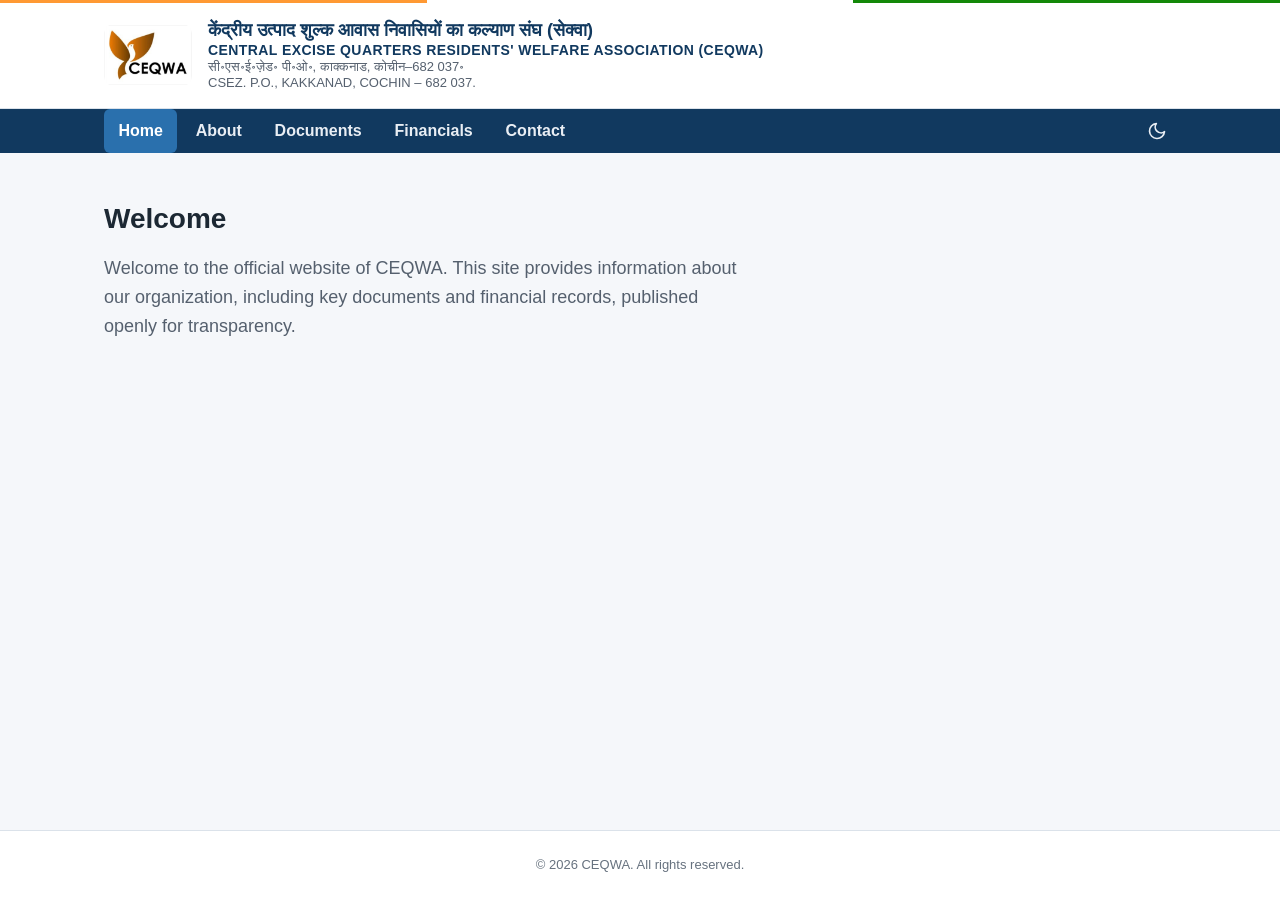
<file: index.html>
<!DOCTYPE html>
<html lang="en" class="no-js">
<head>
  <meta charset="UTF-8">
  <meta name="viewport" content="width=device-width, initial-scale=1.0">
  <title>CEQWA | Home</title>
  <script>
    document.documentElement.classList.replace('no-js', 'js');
    (function(){try{var t=localStorage.getItem('theme');if(!t){t=window.matchMedia('(prefers-color-scheme: dark)').matches?'dark':'light';}document.documentElement.setAttribute('data-theme',t);}catch(e){}})();
  </script>
  <meta name="description" content="The official CEQWA website for organization information, documents, and published financial records.">
  <link rel="icon" href="images/ceqwa-logo.jpg" type="image/jpeg">
  <link rel="stylesheet" href="css/style.css">
</head>
<body>
  <a class="skip-link" href="#main">Skip to content</a>
  <div class="tricolor-strip" aria-hidden="true"><span class="saffron"></span><span class="white"></span><span class="green"></span></div>

  <header class="site-header">
    <div class="container header-inner">
      <div class="brand">
        <span class="brand-logo" role="img" aria-label="CEQWA logo"></span>
        <span class="brand-text">
          <span class="brand-title-hi" lang="hi">केंद्रीय उत्पाद शुल्क आवास निवासियों का कल्याण संघ (सेक्वा)</span>
          <span class="brand-title-en">CENTRAL EXCISE QUARTERS RESIDENTS' WELFARE ASSOCIATION (CEQWA)</span>
          <span class="brand-addr-hi" lang="hi">सी॰एस॰ई॰ज़ेड॰ पी॰ओ॰, काक्कनाड, कोचीन–682 037॰</span>
          <span class="brand-addr-en">CSEZ. P.O., KAKKANAD, COCHIN – 682 037.</span>
        </span>
      </div>
    </div>
  </header>

  <nav class="site-nav" aria-label="Primary">
    <div class="container nav-inner">
      <button class="nav-toggle" id="nav-toggle" type="button" aria-expanded="false" aria-controls="primary-nav">
        <svg viewBox="0 0 24 24" width="18" height="18" fill="none" stroke="currentColor" stroke-width="2" stroke-linecap="round" aria-hidden="true"><path d="M3 6h18M3 12h18M3 18h18"></path></svg>
        Menu
      </button>
      <ul class="nav-list" id="primary-nav">
        <li><a class="nav-link active" aria-current="page" href="index.html">Home</a></li>
        <li><a class="nav-link" href="about.html">About</a></li>
        <li><a class="nav-link" href="documents.html">Documents</a></li>
        <li><a class="nav-link" href="financials.html">Financials</a></li>
        <li><a class="nav-link" href="contact.html">Contact</a></li>
      </ul>
      <button class="theme-toggle" id="theme-toggle" type="button" aria-label="Switch to dark theme" aria-pressed="false">
        <svg class="icon-sun" viewBox="0 0 24 24" width="20" height="20" fill="none" stroke="currentColor" stroke-width="2" stroke-linecap="round" stroke-linejoin="round" aria-hidden="true"><circle cx="12" cy="12" r="4"></circle><path d="M12 2v2M12 20v2M4.93 4.93l1.41 1.41M17.66 17.66l1.41 1.41M2 12h2M20 12h2M4.93 19.07l1.41-1.41M17.66 6.34l1.41-1.41"></path></svg>
        <svg class="icon-moon" viewBox="0 0 24 24" width="20" height="20" fill="none" stroke="currentColor" stroke-width="2" stroke-linecap="round" stroke-linejoin="round" aria-hidden="true"><path d="M21 12.79A9 9 0 1 1 11.21 3 7 7 0 0 0 21 12.79z"></path></svg>
      </button>
    </div>
  </nav>

  <main id="main">
    <div class="container">
    <section class="section">
      <h1 class="page-title">Welcome</h1>
      <p class="lead">Welcome to the official website of CEQWA. This site provides information about our organization, including key documents and financial records, published openly for transparency.</p>
    </section>
    </div>
  </main>

  <footer class="site-footer">
    <div class="container">
      <div class="footer-bottom">
        <p>&copy; <span id="year"></span> CEQWA. All rights reserved.</p>
      </div>
    </div>
  </footer>

  <script src="js/main.js"></script>
</body>
</html>
</file>
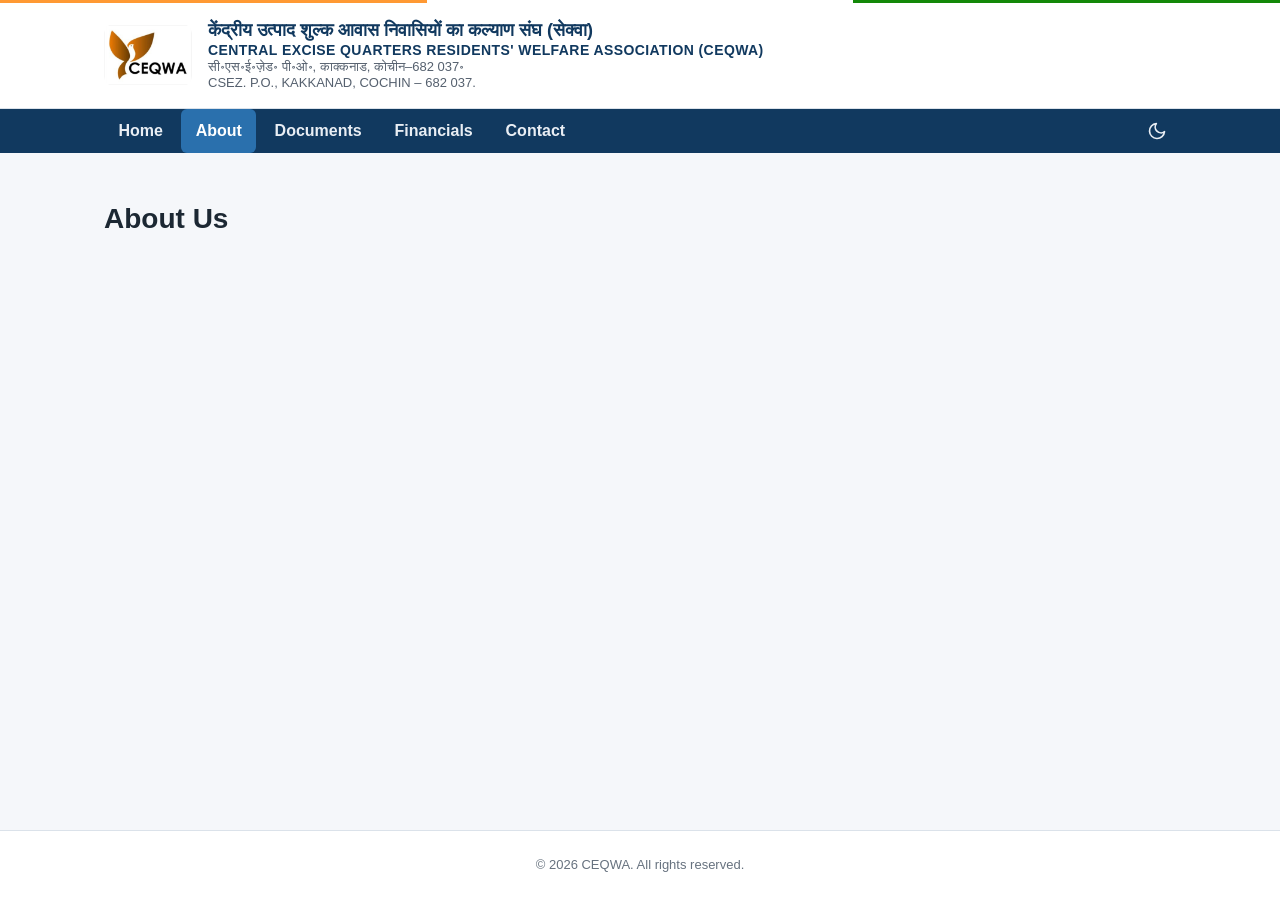
<file: about.html>
<!DOCTYPE html>
<html lang="en" class="no-js">
<head>
  <meta charset="UTF-8">
  <meta name="viewport" content="width=device-width, initial-scale=1.0">
  <title>CEQWA | About</title>
  <script>
    document.documentElement.classList.replace('no-js', 'js');
    (function(){try{var t=localStorage.getItem('theme');if(!t){t=window.matchMedia('(prefers-color-scheme: dark)').matches?'dark':'light';}document.documentElement.setAttribute('data-theme',t);}catch(e){}})();
  </script>
  <meta name="description" content="Learn about CEQWA, the Central Excise Quarters Residents' Welfare Association in CSEZ, Kakkanad, Cochin.">
  <link rel="icon" href="images/ceqwa-logo.jpg" type="image/jpeg">
  <link rel="stylesheet" href="css/style.css">
</head>
<body>
  <a class="skip-link" href="#main">Skip to content</a>
  <div class="tricolor-strip" aria-hidden="true"><span class="saffron"></span><span class="white"></span><span class="green"></span></div>

  <header class="site-header">
    <div class="container header-inner">
      <div class="brand">
        <span class="brand-logo" role="img" aria-label="CEQWA logo"></span>
        <span class="brand-text">
          <span class="brand-title-hi" lang="hi">केंद्रीय उत्पाद शुल्क आवास निवासियों का कल्याण संघ (सेक्वा)</span>
          <span class="brand-title-en">CENTRAL EXCISE QUARTERS RESIDENTS' WELFARE ASSOCIATION (CEQWA)</span>
          <span class="brand-addr-hi" lang="hi">सी॰एस॰ई॰ज़ेड॰ पी॰ओ॰, काक्कनाड, कोचीन–682 037॰</span>
          <span class="brand-addr-en">CSEZ. P.O., KAKKANAD, COCHIN – 682 037.</span>
        </span>
      </div>
    </div>
  </header>

  <nav class="site-nav" aria-label="Primary">
    <div class="container nav-inner">
      <button class="nav-toggle" id="nav-toggle" type="button" aria-expanded="false" aria-controls="primary-nav">
        <svg viewBox="0 0 24 24" width="18" height="18" fill="none" stroke="currentColor" stroke-width="2" stroke-linecap="round" aria-hidden="true"><path d="M3 6h18M3 12h18M3 18h18"></path></svg>
        Menu
      </button>
      <ul class="nav-list" id="primary-nav">
        <li><a class="nav-link" href="index.html">Home</a></li>
        <li><a class="nav-link active" aria-current="page" href="about.html">About</a></li>
        <li><a class="nav-link" href="documents.html">Documents</a></li>
        <li><a class="nav-link" href="financials.html">Financials</a></li>
        <li><a class="nav-link" href="contact.html">Contact</a></li>
      </ul>
      <button class="theme-toggle" id="theme-toggle" type="button" aria-label="Switch to dark theme" aria-pressed="false">
        <svg class="icon-sun" viewBox="0 0 24 24" width="20" height="20" fill="none" stroke="currentColor" stroke-width="2" stroke-linecap="round" stroke-linejoin="round" aria-hidden="true"><circle cx="12" cy="12" r="4"></circle><path d="M12 2v2M12 20v2M4.93 4.93l1.41 1.41M17.66 17.66l1.41 1.41M2 12h2M20 12h2M4.93 19.07l1.41-1.41M17.66 6.34l1.41-1.41"></path></svg>
        <svg class="icon-moon" viewBox="0 0 24 24" width="20" height="20" fill="none" stroke="currentColor" stroke-width="2" stroke-linecap="round" stroke-linejoin="round" aria-hidden="true"><path d="M21 12.79A9 9 0 1 1 11.21 3 7 7 0 0 0 21 12.79z"></path></svg>
      </button>
    </div>
  </nav>

  <main id="main">
    <div class="container">
    <section class="section">
      <h1 class="page-title">About Us</h1>
    </section>    </div>
  </main>

  <footer class="site-footer">
    <div class="container">
      <div class="footer-bottom">
        <p>&copy; <span id="year"></span> CEQWA. All rights reserved.</p>
      </div>
    </div>
  </footer>

  <script src="js/main.js"></script>
</body>
</html>
</file>
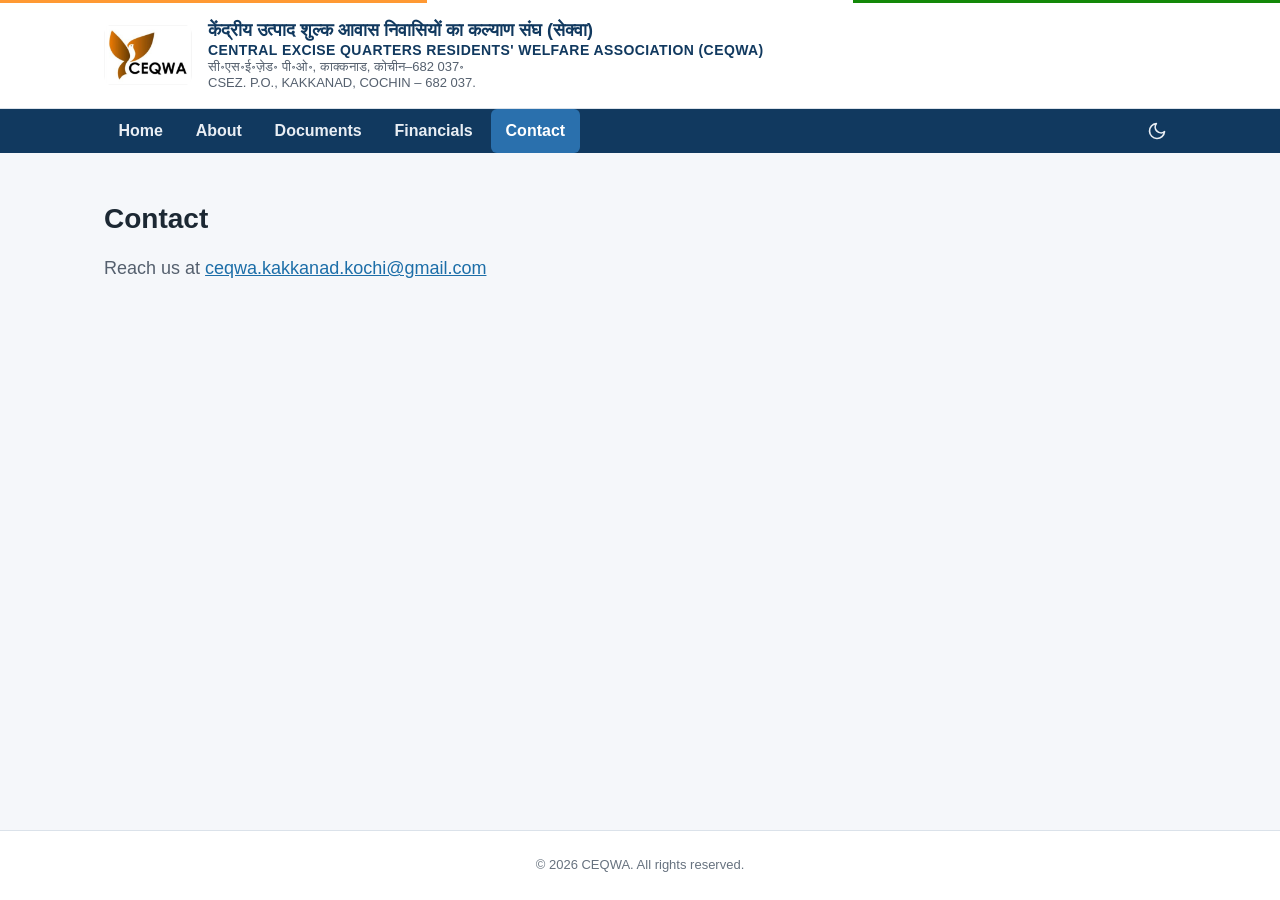
<file: contact.html>
<!DOCTYPE html>
<html lang="en" class="no-js">
<head>
  <meta charset="UTF-8">
  <meta name="viewport" content="width=device-width, initial-scale=1.0">
  <title>CEQWA | Contact</title>
  <script>
    document.documentElement.classList.replace('no-js', 'js');
    (function(){try{var t=localStorage.getItem('theme');if(!t){t=window.matchMedia('(prefers-color-scheme: dark)').matches?'dark':'light';}document.documentElement.setAttribute('data-theme',t);}catch(e){}})();
  </script>
  <meta name="description" content="Contact CEQWA, the Central Excise Quarters Residents' Welfare Association in Kakkanad, Cochin.">
  <link rel="icon" href="images/ceqwa-logo.jpg" type="image/jpeg">
  <link rel="stylesheet" href="css/style.css">
</head>
<body>
  <a class="skip-link" href="#main">Skip to content</a>
  <div class="tricolor-strip" aria-hidden="true"><span class="saffron"></span><span class="white"></span><span class="green"></span></div>

  <header class="site-header">
    <div class="container header-inner">
      <div class="brand">
        <span class="brand-logo" role="img" aria-label="CEQWA logo"></span>
        <span class="brand-text">
          <span class="brand-title-hi" lang="hi">केंद्रीय उत्पाद शुल्क आवास निवासियों का कल्याण संघ (सेक्वा)</span>
          <span class="brand-title-en">CENTRAL EXCISE QUARTERS RESIDENTS' WELFARE ASSOCIATION (CEQWA)</span>
          <span class="brand-addr-hi" lang="hi">सी॰एस॰ई॰ज़ेड॰ पी॰ओ॰, काक्कनाड, कोचीन–682 037॰</span>
          <span class="brand-addr-en">CSEZ. P.O., KAKKANAD, COCHIN – 682 037.</span>
        </span>
      </div>
    </div>
  </header>

  <nav class="site-nav" aria-label="Primary">
    <div class="container nav-inner">
      <button class="nav-toggle" id="nav-toggle" type="button" aria-expanded="false" aria-controls="primary-nav">
        <svg viewBox="0 0 24 24" width="18" height="18" fill="none" stroke="currentColor" stroke-width="2" stroke-linecap="round" aria-hidden="true"><path d="M3 6h18M3 12h18M3 18h18"></path></svg>
        Menu
      </button>
      <ul class="nav-list" id="primary-nav">
        <li><a class="nav-link" href="index.html">Home</a></li>
        <li><a class="nav-link" href="about.html">About</a></li>
        <li><a class="nav-link" href="documents.html">Documents</a></li>
        <li><a class="nav-link" href="financials.html">Financials</a></li>
        <li><a class="nav-link active" aria-current="page" href="contact.html">Contact</a></li>
      </ul>
      <button class="theme-toggle" id="theme-toggle" type="button" aria-label="Switch to dark theme" aria-pressed="false">
        <svg class="icon-sun" viewBox="0 0 24 24" width="20" height="20" fill="none" stroke="currentColor" stroke-width="2" stroke-linecap="round" stroke-linejoin="round" aria-hidden="true"><circle cx="12" cy="12" r="4"></circle><path d="M12 2v2M12 20v2M4.93 4.93l1.41 1.41M17.66 17.66l1.41 1.41M2 12h2M20 12h2M4.93 19.07l1.41-1.41M17.66 6.34l1.41-1.41"></path></svg>
        <svg class="icon-moon" viewBox="0 0 24 24" width="20" height="20" fill="none" stroke="currentColor" stroke-width="2" stroke-linecap="round" stroke-linejoin="round" aria-hidden="true"><path d="M21 12.79A9 9 0 1 1 11.21 3 7 7 0 0 0 21 12.79z"></path></svg>
      </button>
    </div>
  </nav>

  <main id="main">
    <div class="container">
    <section class="section">
      <h1 class="page-title">Contact</h1>
      <p class="lead">Reach us at <a href="mailto:ceqwa.kakkanad.kochi@gmail.com">ceqwa.kakkanad.kochi@gmail.com</a></p>
    </section>    </div>
  </main>

  <footer class="site-footer">
    <div class="container">
      <div class="footer-bottom">
        <p>&copy; <span id="year"></span> CEQWA. All rights reserved.</p>
      </div>
    </div>
  </footer>

  <script src="js/main.js"></script>
</body>
</html>
</file>
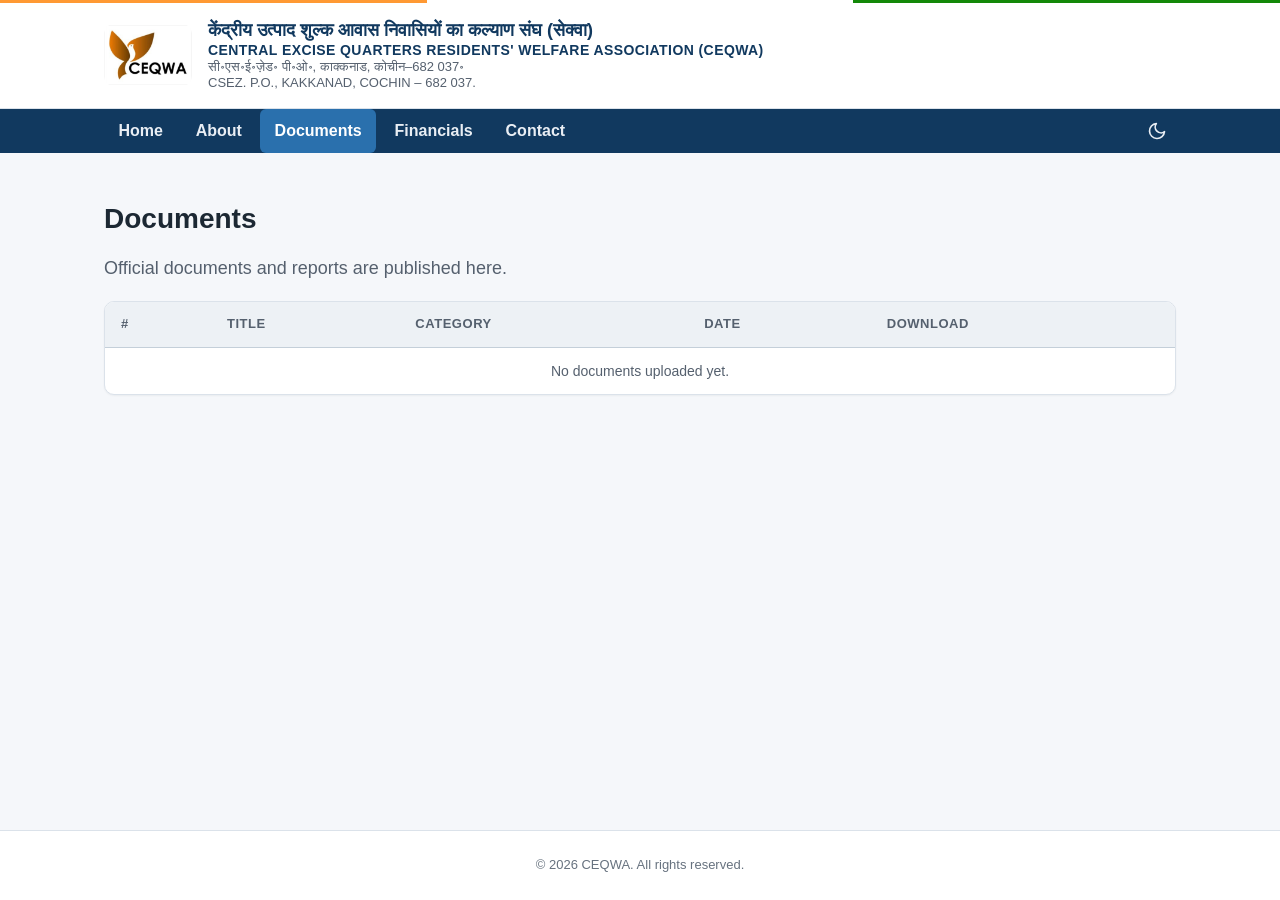
<file: documents.html>
<!DOCTYPE html>
<html lang="en" class="no-js">
<head>
  <meta charset="UTF-8">
  <meta name="viewport" content="width=device-width, initial-scale=1.0">
  <title>CEQWA | Documents</title>
  <script>
    document.documentElement.classList.replace('no-js', 'js');
    (function(){try{var t=localStorage.getItem('theme');if(!t){t=window.matchMedia('(prefers-color-scheme: dark)').matches?'dark':'light';}document.documentElement.setAttribute('data-theme',t);}catch(e){}})();
  </script>
  <meta name="description" content="Official CEQWA documents and reports published for residents and the public.">
  <link rel="icon" href="images/ceqwa-logo.jpg" type="image/jpeg">
  <link rel="stylesheet" href="css/style.css">
</head>
<body>
  <a class="skip-link" href="#main">Skip to content</a>
  <div class="tricolor-strip" aria-hidden="true"><span class="saffron"></span><span class="white"></span><span class="green"></span></div>

  <header class="site-header">
    <div class="container header-inner">
      <div class="brand">
        <span class="brand-logo" role="img" aria-label="CEQWA logo"></span>
        <span class="brand-text">
          <span class="brand-title-hi" lang="hi">केंद्रीय उत्पाद शुल्क आवास निवासियों का कल्याण संघ (सेक्वा)</span>
          <span class="brand-title-en">CENTRAL EXCISE QUARTERS RESIDENTS' WELFARE ASSOCIATION (CEQWA)</span>
          <span class="brand-addr-hi" lang="hi">सी॰एस॰ई॰ज़ेड॰ पी॰ओ॰, काक्कनाड, कोचीन–682 037॰</span>
          <span class="brand-addr-en">CSEZ. P.O., KAKKANAD, COCHIN – 682 037.</span>
        </span>
      </div>
    </div>
  </header>

  <nav class="site-nav" aria-label="Primary">
    <div class="container nav-inner">
      <button class="nav-toggle" id="nav-toggle" type="button" aria-expanded="false" aria-controls="primary-nav">
        <svg viewBox="0 0 24 24" width="18" height="18" fill="none" stroke="currentColor" stroke-width="2" stroke-linecap="round" aria-hidden="true"><path d="M3 6h18M3 12h18M3 18h18"></path></svg>
        Menu
      </button>
      <ul class="nav-list" id="primary-nav">
        <li><a class="nav-link" href="index.html">Home</a></li>
        <li><a class="nav-link" href="about.html">About</a></li>
        <li><a class="nav-link active" aria-current="page" href="documents.html">Documents</a></li>
        <li><a class="nav-link" href="financials.html">Financials</a></li>
        <li><a class="nav-link" href="contact.html">Contact</a></li>
      </ul>
      <button class="theme-toggle" id="theme-toggle" type="button" aria-label="Switch to dark theme" aria-pressed="false">
        <svg class="icon-sun" viewBox="0 0 24 24" width="20" height="20" fill="none" stroke="currentColor" stroke-width="2" stroke-linecap="round" stroke-linejoin="round" aria-hidden="true"><circle cx="12" cy="12" r="4"></circle><path d="M12 2v2M12 20v2M4.93 4.93l1.41 1.41M17.66 17.66l1.41 1.41M2 12h2M20 12h2M4.93 19.07l1.41-1.41M17.66 6.34l1.41-1.41"></path></svg>
        <svg class="icon-moon" viewBox="0 0 24 24" width="20" height="20" fill="none" stroke="currentColor" stroke-width="2" stroke-linecap="round" stroke-linejoin="round" aria-hidden="true"><path d="M21 12.79A9 9 0 1 1 11.21 3 7 7 0 0 0 21 12.79z"></path></svg>
      </button>
    </div>
  </nav>

  <main id="main">
    <div class="container">
    <section class="section">
      <h1 class="page-title">Documents</h1>
      <p class="lead">Official documents and reports are published here.</p>
      <noscript><p class="state-message">JavaScript is disabled. No official documents have been uploaded yet.</p></noscript>
      <div class="panel">
        <div class="table-scroll">
          <table id="documents-table" class="data-table">
            <thead>
              <tr><th>#</th><th>Title</th><th>Category</th><th>Date</th><th>Download</th></tr>
            </thead>
            <tbody>
              <tr class="state-row"><td colspan="5" class="state-message">Loading documents&hellip;</td></tr>
            </tbody>
          </table>
        </div>
      </div>
    </section>    </div>
  </main>

  <footer class="site-footer">
    <div class="container">
      <div class="footer-bottom">
        <p>&copy; <span id="year"></span> CEQWA. All rights reserved.</p>
      </div>
    </div>
  </footer>

  <script src="js/main.js"></script>
  <script src="js/tables.js"></script>
</body>
</html>
</file>
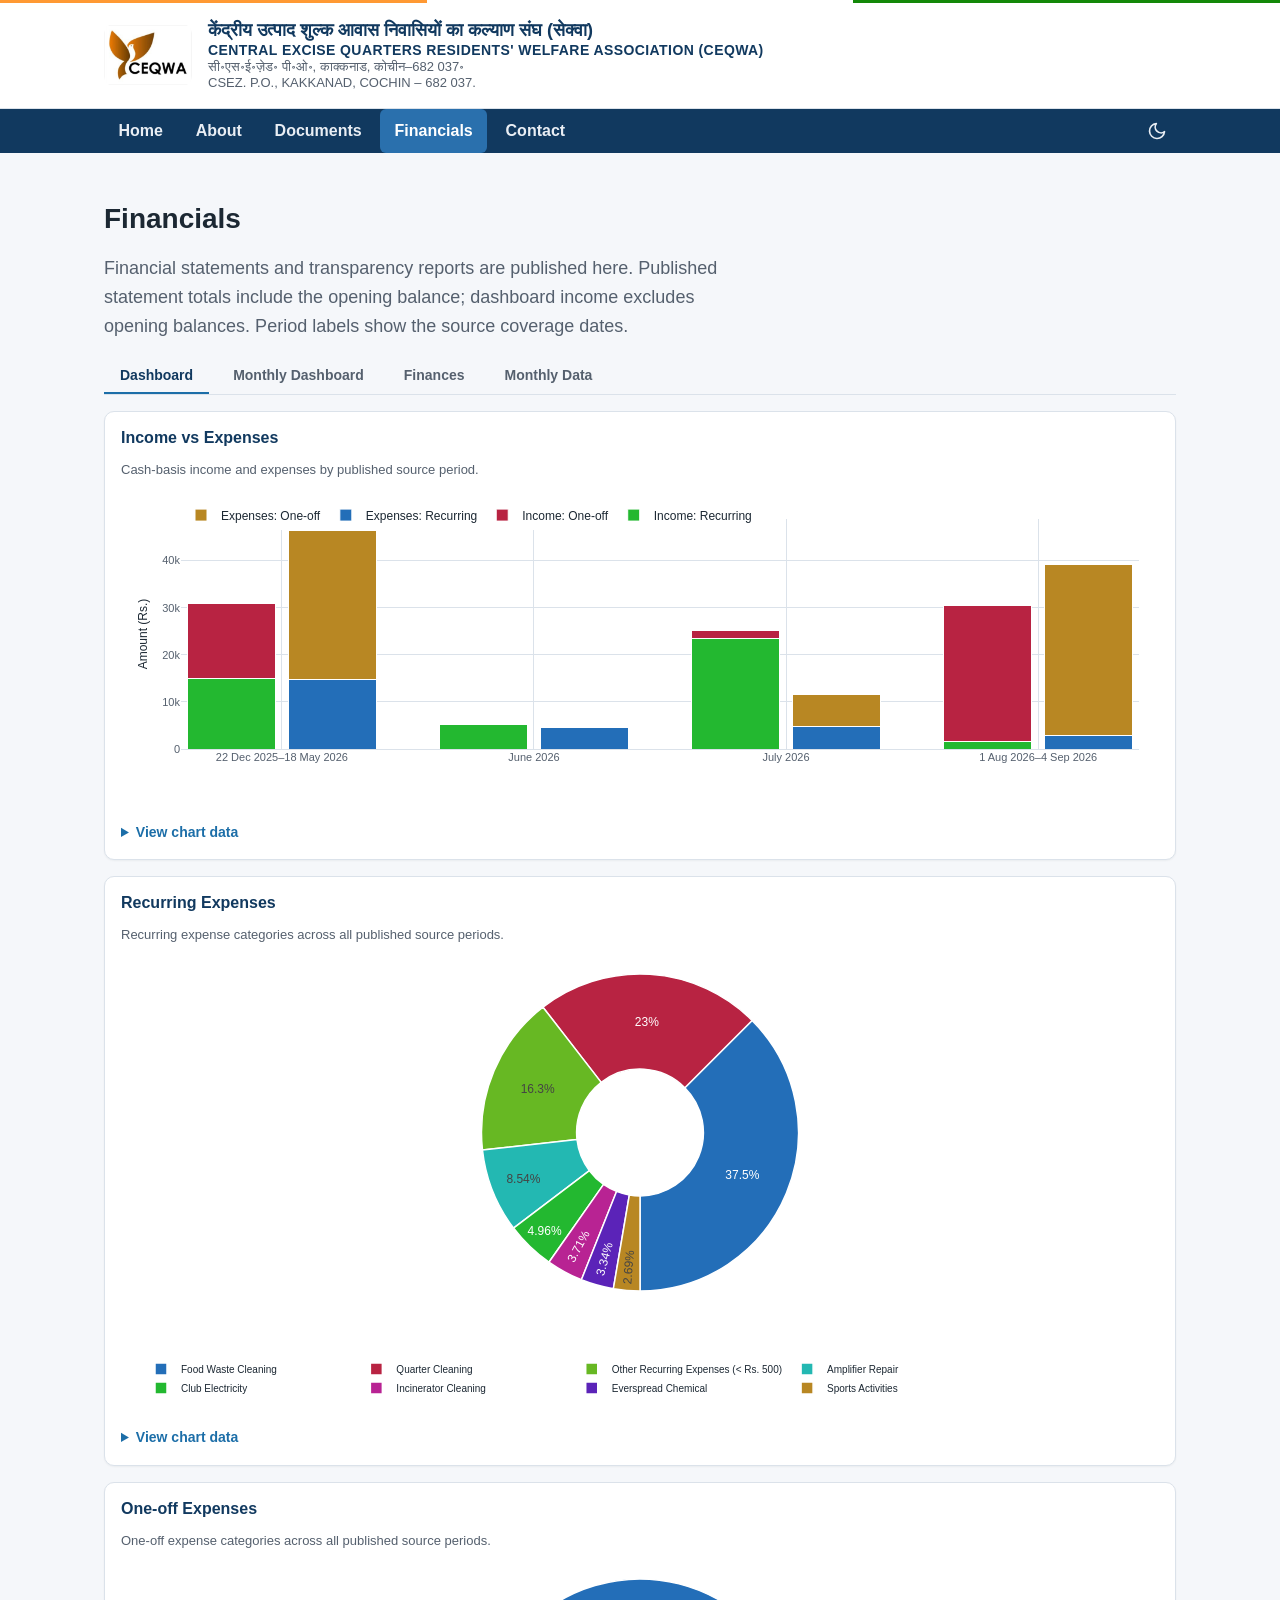
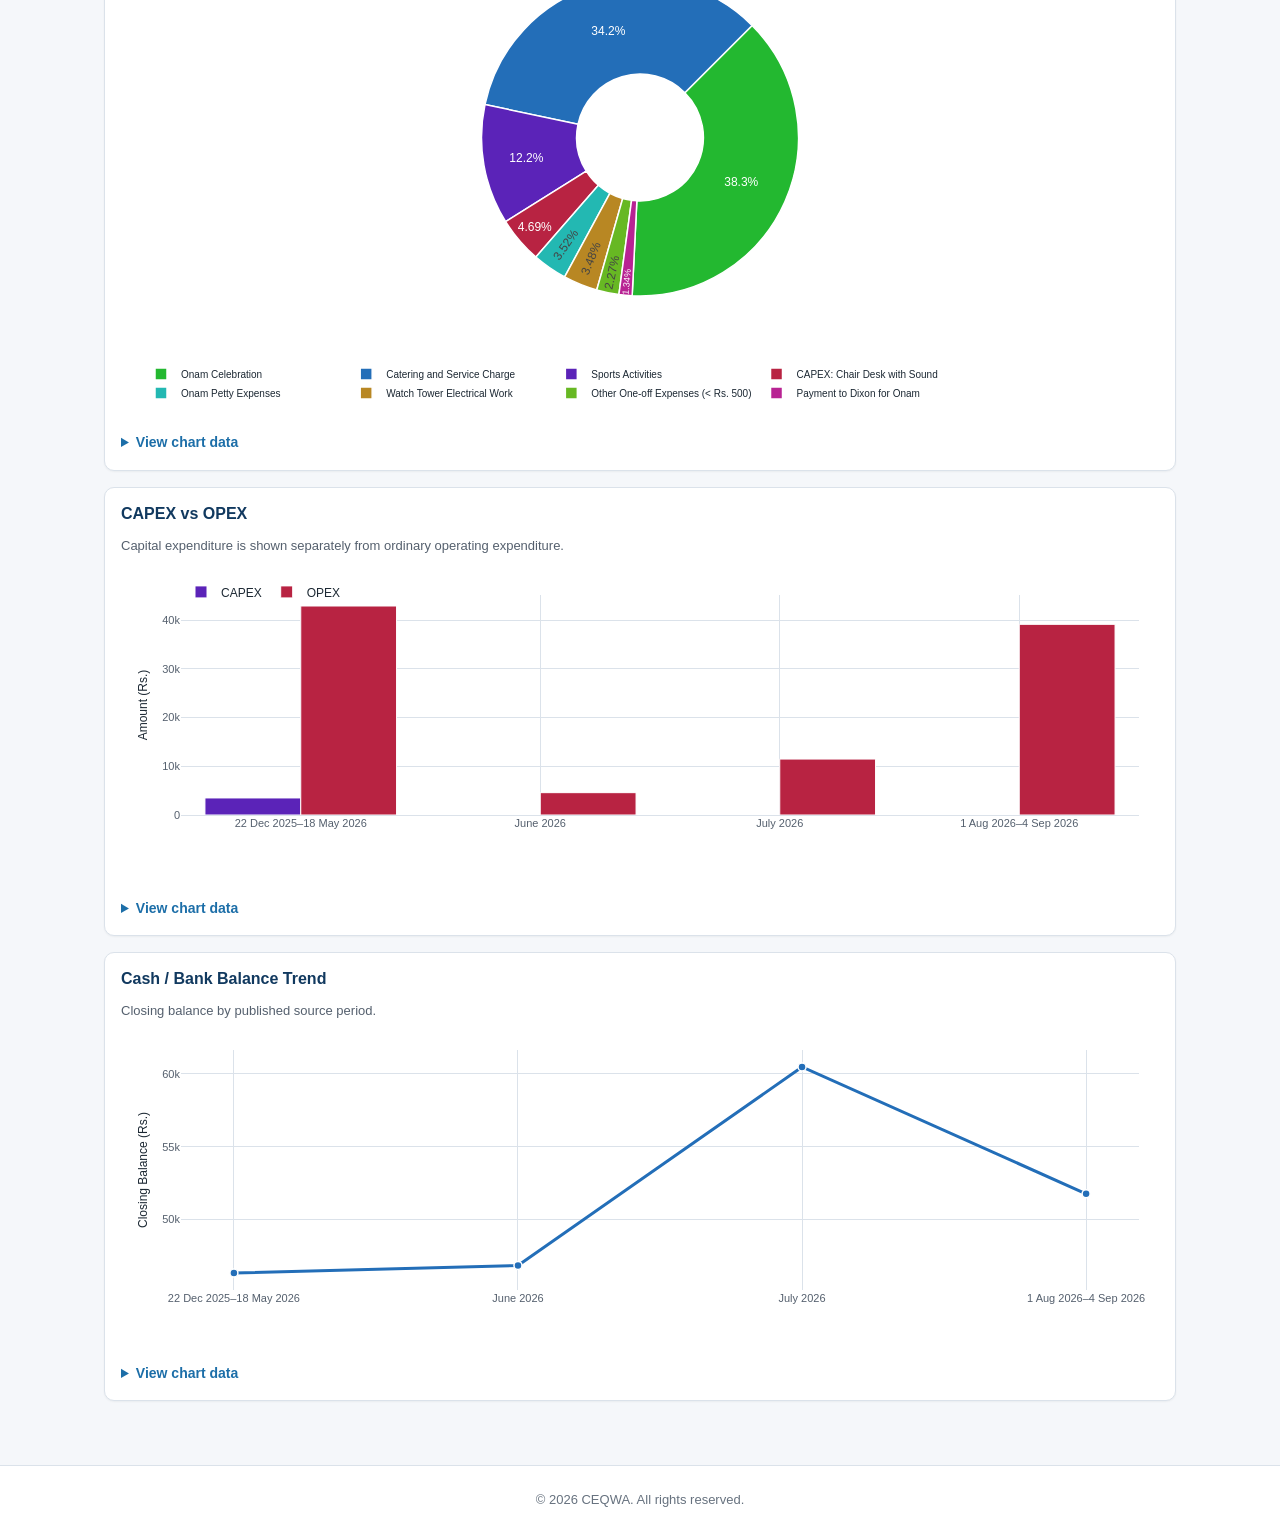
<file: financials.html>
<!DOCTYPE html>
<html lang="en" class="no-js">
<head>
  <meta charset="UTF-8">
  <meta name="viewport" content="width=device-width, initial-scale=1.0">
  <title>CEQWA | Financials</title>
  <script>
    document.documentElement.classList.replace('no-js', 'js');
    (function(){try{var t=localStorage.getItem('theme');if(!t){t=window.matchMedia('(prefers-color-scheme: dark)').matches?'dark':'light';}document.documentElement.setAttribute('data-theme',t);}catch(e){}})();
  </script>
  <meta name="description" content="CEQWA financial statements, transaction data, and transparency dashboards for published association records.">
  <link rel="icon" href="images/ceqwa-logo.jpg" type="image/jpeg">
  <link rel="stylesheet" href="css/style.css">
</head>
<body>
  <a class="skip-link" href="#main">Skip to content</a>
  <div class="tricolor-strip" aria-hidden="true"><span class="saffron"></span><span class="white"></span><span class="green"></span></div>

  <header class="site-header">
    <div class="container header-inner">
      <div class="brand">
        <span class="brand-logo" role="img" aria-label="CEQWA logo"></span>
        <span class="brand-text">
          <span class="brand-title-hi" lang="hi">केंद्रीय उत्पाद शुल्क आवास निवासियों का कल्याण संघ (सेक्वा)</span>
          <span class="brand-title-en">CENTRAL EXCISE QUARTERS RESIDENTS' WELFARE ASSOCIATION (CEQWA)</span>
          <span class="brand-addr-hi" lang="hi">सी॰एस॰ई॰ज़ेड॰ पी॰ओ॰, काक्कनाड, कोचीन–682 037॰</span>
          <span class="brand-addr-en">CSEZ. P.O., KAKKANAD, COCHIN – 682 037.</span>
        </span>
      </div>
    </div>
  </header>

  <nav class="site-nav" aria-label="Primary">
    <div class="container nav-inner">
      <button class="nav-toggle" id="nav-toggle" type="button" aria-expanded="false" aria-controls="primary-nav">
        <svg viewBox="0 0 24 24" width="18" height="18" fill="none" stroke="currentColor" stroke-width="2" stroke-linecap="round" aria-hidden="true"><path d="M3 6h18M3 12h18M3 18h18"></path></svg>
        Menu
      </button>
      <ul class="nav-list" id="primary-nav">
        <li><a class="nav-link" href="index.html">Home</a></li>
        <li><a class="nav-link" href="about.html">About</a></li>
        <li><a class="nav-link" href="documents.html">Documents</a></li>
        <li><a class="nav-link active" aria-current="page" href="financials.html">Financials</a></li>
        <li><a class="nav-link" href="contact.html">Contact</a></li>
      </ul>
      <button class="theme-toggle" id="theme-toggle" type="button" aria-label="Switch to dark theme" aria-pressed="false">
        <svg class="icon-sun" viewBox="0 0 24 24" width="20" height="20" fill="none" stroke="currentColor" stroke-width="2" stroke-linecap="round" stroke-linejoin="round" aria-hidden="true"><circle cx="12" cy="12" r="4"></circle><path d="M12 2v2M12 20v2M4.93 4.93l1.41 1.41M17.66 17.66l1.41 1.41M2 12h2M20 12h2M4.93 19.07l1.41-1.41M17.66 6.34l1.41-1.41"></path></svg>
        <svg class="icon-moon" viewBox="0 0 24 24" width="20" height="20" fill="none" stroke="currentColor" stroke-width="2" stroke-linecap="round" stroke-linejoin="round" aria-hidden="true"><path d="M21 12.79A9 9 0 1 1 11.21 3 7 7 0 0 0 21 12.79z"></path></svg>
      </button>
    </div>
  </nav>

  <main id="main">
    <div class="container">
    <section class="section">
      <h1 class="page-title">Financials</h1>
      <p class="lead">Financial statements and transparency reports are published here. Published statement totals include the opening balance; dashboard income excludes opening balances. Period labels show the source coverage dates.</p>
      <div class="tab-bar" role="tablist" aria-label="Financials views">
        <button class="tab-btn active" id="tab-dashboard" type="button" role="tab" aria-selected="true" aria-controls="panel-dashboard" data-tab="dashboard">Dashboard</button>
        <button class="tab-btn" id="tab-monthly-dashboard" type="button" role="tab" aria-selected="false" aria-controls="panel-monthly-dashboard" data-tab="monthly-dashboard">Monthly Dashboard</button>
        <button class="tab-btn" id="tab-finances" type="button" role="tab" aria-selected="false" aria-controls="panel-finances" data-tab="finances">Finances</button>
        <button class="tab-btn" id="tab-monthly-data" type="button" role="tab" aria-selected="false" aria-controls="panel-monthly-data" data-tab="monthly-data">Monthly Data</button>
      </div>
      <div id="panel-dashboard" class="tab-panel active" role="tabpanel" aria-labelledby="tab-dashboard">
        <div class="dashboard-grid">
          <section class="chart-card chart-wide" aria-labelledby="income-expense-title"><h2 id="income-expense-title" class="chart-title">Income vs Expenses</h2><p id="income-expense-summary" class="chart-summary">Cash-basis income and expenses by published source period.</p><div id="chart-income-expense" class="chart" role="img" aria-labelledby="income-expense-title" aria-describedby="income-expense-summary"></div><details class="chart-data"><summary>View chart data</summary><div id="table-income-expense"></div></details></section>
          <section class="chart-card chart-wide" aria-labelledby="recurring-expenses-title"><h2 id="recurring-expenses-title" class="chart-title">Recurring Expenses</h2><p id="recurring-expenses-summary" class="chart-summary">Recurring expense categories across all published source periods.</p><div id="chart-expense-recurring" class="chart" role="img" aria-labelledby="recurring-expenses-title" aria-describedby="recurring-expenses-summary"></div><details class="chart-data"><summary>View chart data</summary><div id="table-expense-recurring"></div></details></section>
          <section class="chart-card chart-wide" aria-labelledby="oneoff-expenses-title"><h2 id="oneoff-expenses-title" class="chart-title">One-off Expenses</h2><p id="oneoff-expenses-summary" class="chart-summary">One-off expense categories across all published source periods.</p><div id="chart-expense-oneoff" class="chart" role="img" aria-labelledby="oneoff-expenses-title" aria-describedby="oneoff-expenses-summary"></div><details class="chart-data"><summary>View chart data</summary><div id="table-expense-oneoff"></div></details></section>
          <section class="chart-card chart-wide" aria-labelledby="capex-opex-title"><h2 id="capex-opex-title" class="chart-title">CAPEX vs OPEX</h2><p id="capex-opex-summary" class="chart-summary">Capital expenditure is shown separately from ordinary operating expenditure.</p><div id="chart-capex-opex" class="chart" role="img" aria-labelledby="capex-opex-title" aria-describedby="capex-opex-summary"></div><details class="chart-data"><summary>View chart data</summary><div id="table-capex-opex"></div></details></section>
          <section class="chart-card chart-wide" aria-labelledby="balance-title"><h2 id="balance-title" class="chart-title">Cash / Bank Balance Trend</h2><p id="balance-summary" class="chart-summary">Closing balance by published source period.</p><div id="chart-balance" class="chart" role="img" aria-labelledby="balance-title" aria-describedby="balance-summary"></div><details class="chart-data"><summary>View chart data</summary><div id="table-balance"></div></details></section>
        </div>
      </div>
      <div id="panel-monthly-dashboard" class="tab-panel" role="tabpanel" aria-labelledby="tab-monthly-dashboard" hidden>
        <div class="monthly-toolbar">
          <label class="filter-label" for="monthly-dashboard-period">Select source period</label>
          <select id="monthly-dashboard-period" class="filter-select">
            <option value="">Loading source periods...</option>
          </select>
          <span id="monthly-dashboard-label" class="filter-summary" aria-live="polite"></span><span id="monthly-dashboard-count" class="filter-summary" aria-live="polite"></span>
        </div>
        <div class="monthly-metrics" aria-label="Selected source period totals">
          <div class="metric-card"><span class="metric-label">Opening Balance</span><strong id="monthly-opening">Rs. 0.00</strong></div>
          <div class="metric-card"><span class="metric-label">Income</span><strong id="monthly-income">Rs. 0.00</strong></div>
          <div class="metric-card"><span class="metric-label">Expenses</span><strong id="monthly-expenses">Rs. 0.00</strong></div>
          <div class="metric-card"><span class="metric-label">Closing Balance</span><strong id="monthly-closing">Rs. 0.00</strong></div>
        </div>
        <div class="dashboard-grid monthly-dashboard-grid">
          <section class="chart-card chart-wide" aria-labelledby="monthly-flow-title"><h2 id="monthly-flow-title" class="chart-title">Sources and Uses by Activity</h2><p class="chart-summary">Cash-basis activity for the selected source period.</p><div id="chart-monthly-flow" class="chart" role="img" aria-labelledby="monthly-flow-title"></div><details class="chart-data"><summary>View chart data</summary><div id="table-monthly-flow"></div></details></section>
          <section class="chart-card" aria-labelledby="monthly-income-title"><h2 id="monthly-income-title" class="chart-title">Income Sources</h2><p class="chart-summary">Income categories for the selected source period.</p><div id="chart-monthly-income" class="chart" role="img" aria-labelledby="monthly-income-title"></div><details class="chart-data"><summary>View chart data</summary><div id="table-monthly-income"></div></details></section>
          <section class="chart-card" aria-labelledby="monthly-expenses-title"><h2 id="monthly-expenses-title" class="chart-title">Expense Categories</h2><p class="chart-summary">Expense categories for the selected source period.</p><div id="chart-monthly-expenses" class="chart" role="img" aria-labelledby="monthly-expenses-title"></div><details class="chart-data"><summary>View chart data</summary><div id="table-monthly-expenses"></div></details></section>
          <section class="chart-card chart-wide" aria-labelledby="monthly-recurrence-title"><h2 id="monthly-recurrence-title" class="chart-title">Income and Expenses by Recurrence</h2><p class="chart-summary">Recurring and one-off cash flows for the selected source period.</p><div id="chart-monthly-recurrence" class="chart" role="img" aria-labelledby="monthly-recurrence-title"></div><details class="chart-data"><summary>View chart data</summary><div id="table-monthly-recurrence"></div></details></section>
        </div>
      </div>
      <div id="panel-finances" class="tab-panel" role="tabpanel" aria-labelledby="tab-finances" hidden>
        <div class="panel">
          <div class="table-scroll">
            <table id="financials-table" class="data-table">
              <thead>
                <tr><th scope="col">#</th><th scope="col">Description</th><th scope="col">Source coverage</th><th scope="col">Total sources (Rs.)</th><th scope="col">Download</th></tr>
              </thead>
              <tbody>
                <tr class="state-row"><td colspan="5" class="state-message">Loading financial records&hellip;</td></tr>
              </tbody>
            </table>
          </div>
          <noscript>
            <div class="noscript-fallback">
              <p>JavaScript is disabled. Use these direct links to the published financial statements.</p>
              <table class="data-table"><caption>Published financial statements</caption><thead><tr><th scope="col">Source period</th><th scope="col">Statement</th><th scope="col">PDF</th><th scope="col">Markdown</th></tr></thead><tbody>
                <tr><td>22 Dec 2025–18 May 2026</td><td>May 2026 source statement</td><td><a class="action" href="financials/05.2026.pdf">PDF</a></td><td><a class="action" href="financials/05.2026.md" download="05.2026.md">Markdown</a></td></tr>
                <tr><td>June 2026</td><td>June 2026 statement</td><td><a class="action" href="financials/06.2026.pdf">PDF</a></td><td><a class="action" href="financials/06.2026.md" download="06.2026.md">Markdown</a></td></tr>
                <tr><td>July 2026</td><td>July 2026 statement</td><td><a class="action" href="financials/07.2026.pdf">PDF</a></td><td><a class="action" href="financials/07.2026.md" download="07.2026.md">Markdown</a></td></tr>
                <tr><td>1 Aug 2026–4 Sep 2026</td><td>August 2026 source statement</td><td><a class="action" href="financials/08.2026.pdf">PDF</a></td><td><a class="action" href="financials/08.2026.md" download="08.2026.md">Markdown</a></td></tr>
              </tbody></table>
            </div>
          </noscript>
        </div>
      </div>
      <div id="panel-monthly-data" class="tab-panel" role="tabpanel" aria-labelledby="tab-monthly-data" hidden>
        <div class="panel">
          <div class="monthly-toolbar">
          <label class="filter-label" for="monthly-period">Select source period</label>
          <select id="monthly-period" class="filter-select">
              <option value="">Loading source periods...</option>
            </select>
            <span id="monthly-count" class="filter-summary" aria-live="polite"></span>
          </div>
          <div class="table-scroll">
            <table id="monthly-data-table" class="data-table">
              <thead>
                <tr><th scope="col">#</th><th scope="col">Type</th><th scope="col">Category</th><th scope="col">Description</th><th scope="col">Date</th><th scope="col">Amount (Rs.)</th><th scope="col">Tags</th><th scope="col">Accounting class</th><th scope="col">Recurrence</th></tr>
              </thead>
              <tbody>
                <tr class="state-row"><td colspan="9" class="state-message">Loading source-period data&hellip;</td></tr>
              </tbody>
            </table>
          </div>
        </div>
      </div>
    </section>    </div>
  </main>

  <footer class="site-footer">
    <div class="container">
      <div class="footer-bottom">
        <p>&copy; <span id="year"></span> CEQWA. All rights reserved.</p>
      </div>
    </div>
  </footer>

  <script src="js/main.js"></script>
  <script src="js/tables.js"></script>
  <script src="js/chart-colors.js"></script>
  <script src="js/monthly-options.js"></script>
  <script src="js/monthly-data.js"></script>
  <script src="https://cdn.plot.ly/plotly-2.35.2.min.js" integrity="sha384-cCVCZkAjYNxaYKbM8lsArLznDF/SvMFr1jcZrvOpSTCa0W40ZAdLzHCEulnUa5i7" crossorigin="anonymous" referrerpolicy="no-referrer"></script>
  <script src="js/dashboard.js"></script>
  <script src="js/monthly-dashboard.js"></script>
</body>
</html>
</file>
<file: css/style.css>
/* ---------- Design tokens ---------- */
:root {
  --bg: #f5f7fa;
  --surface: #ffffff;
  --surface-2: #edf1f5;
  --text: #1c2833;
  --text-muted: #55606e;
  --text-faint: #67727f;
  --border: #dbe2ea;
  --border-strong: #c4cfd9;
  --primary: #11395f;
  --primary-strong: #0a2740;
  --accent: #1c6ea8;
  --accent-strong: #155a8c;
  --nav-bg: #11395f;
  --nav-text: #e9eef4;
  --nav-text-muted: #b9c7d4;
  --nav-hover: #1a4a79;
  --nav-active: #2a70ad;
  --focus-ring: #2a70ad;
  --tricolor-saffron: #ff9933;
  --tricolor-green: #138808;
  --space-1: 0.25rem;
  --space-2: 0.5rem;
  --space-3: 0.75rem;
  --space-4: 1rem;
  --space-5: 1.5rem;
  --space-6: 2rem;
  --space-7: 3rem;
  --space-8: 4rem;

  --radius-sm: 6px;
  --radius-md: 10px;
  --radius-lg: 14px;

  --shadow-sm: 0 1px 2px rgba(16, 32, 48, 0.05);
  --shadow-md: 0 2px 10px rgba(16, 32, 48, 0.07);

  --font-main: -apple-system, BlinkMacSystemFont, "Segoe UI", Roboto, "Helvetica Neue", Arial, "Nirmala UI", "Noto Sans Devanagari", "Noto Sans", sans-serif;
  --fs-xs: 0.8125rem;
  --fs-sm: 0.875rem;
  --fs-md: 1rem;
  --fs-lg: 1.125rem;
  --fs-xl: 1.375rem;
  --fs-2xl: 1.75rem;
  --fs-3xl: 2.125rem;
  --lh-tight: 1.25;
  --lh-normal: 1.6;

  --container: 1120px;
  --transition: 160ms ease;
  --transition-slow: 260ms ease;

  color-scheme: light;
}

[data-theme="dark"] {
  --bg: #0f141a;
  --surface: #161d26;
  --surface-2: #202b36;
  --text: #e6ebf1;
  --text-muted: #aab5c1;
  --text-faint: #7d8894;
  --border: #2a3542;
  --border-strong: #39485a;
  --primary: #6fb2e0;
  --primary-strong: #8fc6eb;
  --accent: #7ab8e8;
  --accent-strong: #8fc6eb;
  --nav-bg: #0c2233;
  --nav-text: #dbe7f0;
  --nav-text-muted: #9fb4c6;
  --nav-hover: #143a52;
  --nav-active: #1f5f8f;
  --focus-ring: #7ab8e8;
  color-scheme: dark;
}

/* ---------- Base ---------- */
*,
*::before,
*::after { box-sizing: border-box; }

html { -webkit-text-size-adjust: 100%; }

body {
  margin: 0;
  min-height: 100vh;
  display: flex;
  flex-direction: column;
  font-family: var(--font-main);
  font-size: var(--fs-md);
  line-height: var(--lh-normal);
  color: var(--text);
  background: var(--bg);
  -webkit-font-smoothing: antialiased;
}

a { color: var(--accent); }
a:focus-visible,
button:focus-visible,
[tabindex]:focus-visible {
  outline: 3px solid var(--focus-ring);
  outline-offset: 2px;
}

.skip-link {
  position: absolute;
  top: -100%;
  left: var(--space-4);
  z-index: 1000;
  padding: 0.7rem 1.1rem;
  background: var(--primary);
  color: #fff;
  border-radius: var(--radius-sm);
  font-weight: 600;
  text-decoration: none;
  transition: top var(--transition);
}
.skip-link:focus { top: var(--space-4); }

/* ---------- Layout ---------- */
.container {
  max-width: var(--container);
  margin-inline: auto;
  padding-inline: var(--space-5);
}
main { flex: 1; padding-block: var(--space-7) var(--space-8); }
.section { margin-bottom: var(--space-7); }
.section:last-child { margin-bottom: 0; }

/* ---------- Tricolor accent ---------- */
.tricolor-strip { display: flex; height: 3px; }
.tricolor-strip .saffron { flex: 1; background: var(--tricolor-saffron); }
.tricolor-strip .white { flex: 1; background: #fff; }
.tricolor-strip .green { flex: 1; background: var(--tricolor-green); }

/* ---------- Header ---------- */
.site-header {
  background: var(--surface);
  border-bottom: 1px solid var(--border);
}
.header-inner {
  display: flex;
  align-items: center;
  padding-block: var(--space-4);
}
.brand {
  display: flex;
  align-items: center;
  gap: var(--space-4);
  text-decoration: none;
  color: inherit;
}
.brand-logo {
  flex-shrink: 0;
  width: 88px;
  height: 64px;
  border-radius: 12px;
  background: url('../images/ceqwa-logo.jpg') center / contain no-repeat;
}
.brand-text { display: flex; flex-direction: column; }
.brand-title-hi {
  font-size: var(--fs-lg);
  font-weight: 700;
  color: var(--primary);
  line-height: var(--lh-tight);
}
.brand-title-en {
  font-size: var(--fs-sm);
  font-weight: 600;
  color: var(--primary);
  letter-spacing: 0.03em;
  text-transform: uppercase;
  line-height: var(--lh-tight);
}
.brand-addr-hi,
.brand-addr-en {
  font-size: var(--fs-xs);
  color: var(--text-muted);
  line-height: var(--lh-tight);
}

/* ---------- Navigation ---------- */
.site-nav { background: var(--nav-bg); }
.nav-inner {
  display: flex;
  flex-wrap: wrap;
  align-items: center;
  gap: var(--space-2);
}
.nav-list {
  display: flex;
  gap: var(--space-1);
  list-style: none;
  margin: 0;
  padding: 0;
}
.nav-link {
  display: block;
  padding: 0.6rem 0.9rem;
  color: var(--nav-text);
  text-decoration: none;
  font-weight: 600;
  border-radius: var(--radius-sm);
  transition: background var(--transition), color var(--transition);
}
.nav-link:hover { background: var(--nav-hover); color: #fff; }
.nav-link.active { background: var(--nav-active); color: #fff; }

.nav-toggle {
  display: none;
  align-items: center;
  gap: var(--space-2);
  padding: 0.55rem 0.8rem;
  background: transparent;
  border: 1px solid var(--nav-text-muted);
  border-radius: var(--radius-sm);
  color: var(--nav-text);
  font-family: var(--font-main);
  font-size: var(--fs-sm);
  font-weight: 600;
  cursor: pointer;
}
.nav-toggle:hover { background: var(--nav-hover); }

.no-js .nav-toggle { display: none; }

/* ---------- Theme toggle ---------- */
.theme-toggle {
  position: relative;
  margin-left: auto;
  width: 38px;
  height: 38px;
  display: inline-flex;
  align-items: center;
  justify-content: center;
  background: transparent;
  border: 1px solid transparent;
  border-radius: var(--radius-sm);
  color: var(--nav-text);
  cursor: pointer;
  transition: background var(--transition), color var(--transition);
}
.theme-toggle:hover { background: var(--nav-hover); }
.theme-toggle svg {
  position: absolute;
  inset: 0;
  margin: auto;
  transition: opacity var(--transition), transform var(--transition);
}
.theme-toggle .icon-sun { opacity: 0; transform: rotate(90deg) scale(0.6); }
.theme-toggle .icon-moon { opacity: 1; transform: rotate(0) scale(1); }
[data-theme="dark"] .theme-toggle .icon-sun { opacity: 1; transform: rotate(0) scale(1); }
[data-theme="dark"] .theme-toggle .icon-moon { opacity: 0; transform: rotate(-90deg) scale(0.6); }

/* ---------- Typography ---------- */
h1, h2, h3 { line-height: var(--lh-tight); color: var(--text); }
.page-title { font-size: var(--fs-2xl); font-weight: 700; margin: 0 0 var(--space-4); }
.lead { font-size: var(--fs-lg); color: var(--text-muted); max-width: 65ch; }
h2.section-title { font-size: var(--fs-xl); font-weight: 700; margin: 0 0 var(--space-4); }

/* ---------- Cards ---------- */
.card-grid {
  display: grid;
  grid-template-columns: repeat(auto-fit, minmax(230px, 1fr));
  gap: var(--space-4);
}
.card {
  display: flex;
  flex-direction: column;
  gap: var(--space-2);
  padding: var(--space-5);
  background: var(--surface);
  border: 1px solid var(--border);
  border-radius: var(--radius-md);
  box-shadow: var(--shadow-sm);
  text-decoration: none;
  color: inherit;
  transition: transform var(--transition), box-shadow var(--transition), border-color var(--transition);
}
.card:hover {
  border-color: var(--accent);
  box-shadow: var(--shadow-md);
  transform: translateY(-2px);
}
.card-title { font-size: var(--fs-lg); font-weight: 700; color: var(--primary); margin: 0; }
.card-text { font-size: var(--fs-sm); color: var(--text-muted); margin: 0; }
.card-more { font-size: var(--fs-xs); font-weight: 600; color: var(--accent); }

/* ---------- Panels / tables ---------- */
.panel {
  background: var(--surface);
  border: 1px solid var(--border);
  border-radius: var(--radius-md);
  box-shadow: var(--shadow-sm);
  overflow: hidden;
}
.table-scroll { overflow-x: auto; }
.data-table { width: 100%; border-collapse: collapse; }
.data-table thead th {
  text-align: left;
  padding: var(--space-3) var(--space-4);
  background: var(--surface-2);
  color: var(--text-muted);
  font-size: var(--fs-xs);
  font-weight: 600;
  text-transform: uppercase;
  letter-spacing: 0.04em;
  border-bottom: 1px solid var(--border-strong);
  white-space: nowrap;
}
.data-table tbody td {
  padding: var(--space-3) var(--space-4);
  border-bottom: 1px solid var(--border);
  font-size: var(--fs-sm);
  vertical-align: middle;
}
.data-table tbody tr:last-child td { border-bottom: none; }
.data-table tbody tr:hover { background: var(--surface-2); }

.action {
  display: inline-flex;
  align-items: center;
  gap: var(--space-1);
  padding: 0.4rem 0.8rem;
  border: 1px solid var(--border-strong);
  border-radius: var(--radius-sm);
  color: var(--primary);
  background: var(--surface);
  font-size: var(--fs-xs);
  font-weight: 600;
  text-decoration: none;
  transition: border-color var(--transition), color var(--transition), background var(--transition);
}
.action:hover { border-color: var(--accent); color: var(--accent); background: var(--surface-2); }

.empty-state {
  padding: var(--space-6);
  text-align: center;
  color: var(--text-muted);
  font-size: var(--fs-sm);
}
.state-message { padding: var(--space-5); text-align: center; color: var(--text-muted); font-size: var(--fs-sm); }
.noscript-fallback { padding: var(--space-4); }
.noscript-fallback p { color: var(--text-muted); }

.monthly-toolbar {
  display: flex;
  align-items: center;
  gap: var(--space-3);
  padding: var(--space-4);
  border-bottom: 1px solid var(--border);
  flex-wrap: wrap;
}
.filter-label { color: var(--text-muted); font-size: var(--fs-sm); font-weight: 600; }
.filter-select {
  min-width: 10rem;
  padding: 0.45rem 0.65rem;
  border: 1px solid var(--border-strong);
  border-radius: var(--radius-sm);
  background: var(--surface);
  color: var(--text);
  font: inherit;
}
.filter-summary { color: var(--text-muted); font-size: var(--fs-xs); }
.tag-list { color: var(--text-muted); font-size: var(--fs-xs); }
.monthly-metrics {
  display: grid;
  grid-template-columns: repeat(4, 1fr);
  gap: var(--space-3);
  padding: var(--space-4);
  margin-bottom: var(--space-4);
}
.metric-card {
  display: flex;
  flex-direction: column;
  gap: var(--space-1);
  padding: var(--space-4);
  background: var(--surface);
  border: 1px solid var(--border);
  border-radius: var(--radius-md);
  box-shadow: var(--shadow-sm);
}
.metric-label { color: var(--text-muted); font-size: var(--fs-xs); text-transform: uppercase; letter-spacing: 0.04em; }
.metric-card strong { color: var(--primary); font-size: var(--fs-lg); }

/* ---------- Tabs ---------- */
.tab-bar {
  display: flex;
  gap: var(--space-2);
  margin-bottom: var(--space-4);
  border-bottom: 1px solid var(--border);
  overflow-x: auto;
}
.tab-btn {
  padding: 0.55rem 1rem;
  background: transparent;
  border: none;
  border-bottom: 2px solid transparent;
  color: var(--text-muted);
  font-family: var(--font-main);
  font-size: var(--fs-sm);
  font-weight: 600;
  cursor: pointer;
  transition: color var(--transition), border-color var(--transition);
}
.tab-btn:hover { color: var(--primary); }
.tab-btn.active { color: var(--primary); border-bottom-color: var(--accent); }

/* ---------- Dashboard ---------- */
.dashboard-grid {
  display: grid;
  grid-template-columns: 1fr 1fr;
  gap: var(--space-4);
}
.chart-card {
  background: var(--surface);
  border: 1px solid var(--border);
  border-radius: var(--radius-md);
  box-shadow: var(--shadow-sm);
  padding: var(--space-4);
  min-width: 0;
  overflow: hidden;
}
.chart-card.chart-wide { grid-column: 1 / -1; }
.chart-title { font-size: var(--fs-md); font-weight: 700; color: var(--primary); margin: 0 0 var(--space-3); }
.chart { width: 100%; min-width: 0; min-height: 320px; overflow: hidden; }
.chart-note { font-size: var(--fs-xs); color: var(--text-muted); margin: var(--space-2) 0 0; }
.chart-summary { color: var(--text-muted); font-size: var(--fs-xs); margin: 0 0 var(--space-2); }
.chart-data { margin-top: var(--space-3); font-size: var(--fs-sm); }
.chart-data summary { color: var(--accent); cursor: pointer; font-weight: 600; }
.compact-data-table { margin-top: var(--space-3); }
.compact-data-table caption { padding: var(--space-2) 0; text-align: left; color: var(--text-muted); font-weight: 600; }

.no-js .tab-bar { display: none; }
.no-js #panel-dashboard,
.no-js #panel-monthly-dashboard,
.no-js #panel-monthly-data { display: none; }
.no-js #panel-finances[hidden] { display: block !important; }

/* ---------- Footer ---------- */
.site-footer {
  background: var(--surface);
  border-top: 1px solid var(--border);
  margin-top: auto;
}
.footer-bottom {
  padding: var(--space-5) 0;
  text-align: center;
  color: var(--text-faint);
  font-size: var(--fs-xs);
}
.footer-bottom p { margin: 0; }

/* ---------- Responsive ---------- */
@media (max-width: 820px) {
  .nav-toggle { display: inline-flex; }
  .nav-list {
    display: none;
    flex-direction: column;
    width: 100%;
    padding-block: var(--space-2);
  }
  .nav-list.is-open { display: flex; }
  .no-js .nav-list { display: flex; }
  .brand-title-hi { font-size: var(--fs-md); }
  .brand-title-en { font-size: var(--fs-xs); }
  .brand-addr-hi, .brand-addr-en { display: none; }
  .brand-logo { width: 72px; height: 54px; }
  .dashboard-grid { grid-template-columns: 1fr; }
  .monthly-metrics { grid-template-columns: 1fr 1fr; }
}

@media (max-width: 480px) {
  .card-grid { grid-template-columns: 1fr; }
  .monthly-metrics { grid-template-columns: 1fr; }
}

@media (prefers-reduced-motion: reduce) {
  *, *::before, *::after {
    transition: none !important;
    animation: none !important;
  }
}
</file>
